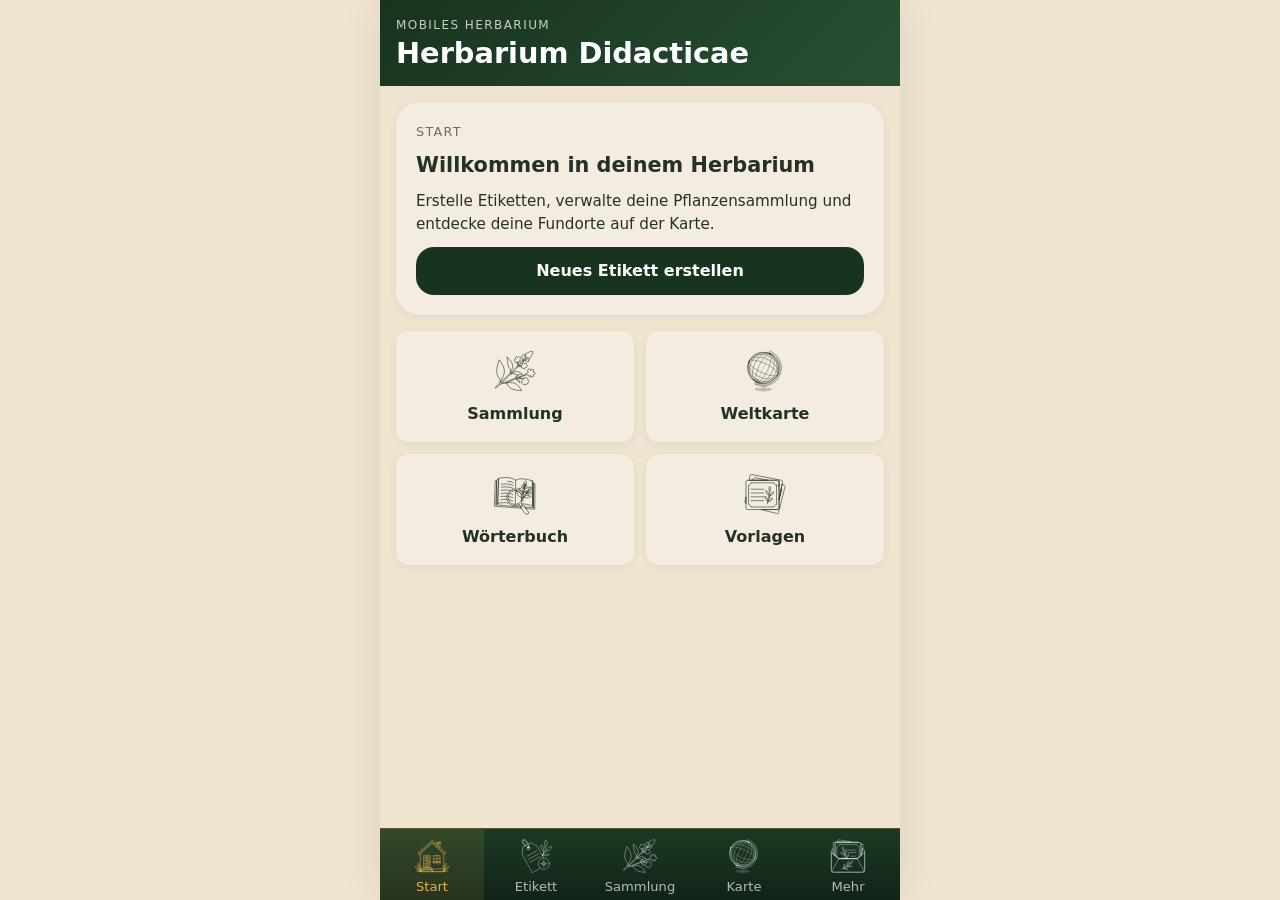
<file: index.html>
<!DOCTYPE html>
<html lang="de">
<head>
  <meta charset="UTF-8" />

  <meta name="viewport" content="width=device-width, initial-scale=1.0, viewport-fit=cover" />

  <title>Herbarium Didacticae</title>

  <link rel="stylesheet" href="css/base.css" />
  <link rel="stylesheet" href="css/layout.css" />
  <link rel="stylesheet" href="css/navigation.css" />

  <link rel="manifest" href="manifest.json">
  <meta name="theme-color" content="#18331F">

  <script src="js/app.js" defer></script>
  <script src="js/navigation.js" defer></script>
</head>

<body>
  <div class="app-shell">

    <header class="app-header">
      <div>
        <p class="app-kicker">Mobiles Herbarium</p>
        <h1>Herbarium Didacticae</h1>
      </div>
    </header>

    <main class="app-content">
      <section class="welcome-card">
        <p class="section-label">Start</p>
        <h2>Willkommen in deinem Herbarium</h2>
        <p>
          Erstelle Etiketten, verwalte deine Pflanzensammlung und entdecke deine Fundorte auf der Karte.
        </p>

        <a class="primary-action" href="pages/label-create.html">
          Neues Etikett erstellen
        </a>
      </section>

      <section class="quick-grid">
        <a class="quick-card" href="pages/collection.html">
          <span class="quick-icon">
            <svg><use href="../assets/icons/sprite.svg#icon-book"></use></svg>
          </span>
          <span>Sammlung</span>
        </a>

        <a class="quick-card" href="pages/map.html">
          <span class="quick-icon">
              <svg><use href="../assets/icons/sprite.svg#icon-map"></use></svg>
          </span>
          <span>Weltkarte</span>
        </a>

        <a class="quick-card" href="pages/dictionary.html">
          <span class="quick-icon">
            <svg><use href="../assets/icons/sprite.svg#icon-gps"></use></svg>
          </span>
          <span>Wörterbuch</span>
        </a>

        <a class="quick-card" href="pages/templates.html">
          <span class="quick-icon">
            <svg><use href="../assets/icons/sprite.svg#icon-label"></use></svg>
          </span>
          <span>Vorlagen</span>
        </a>
      </section>
    </main>

    <div id="bottomnav-root"></div>

  </div>
</body>
</html>
</file>
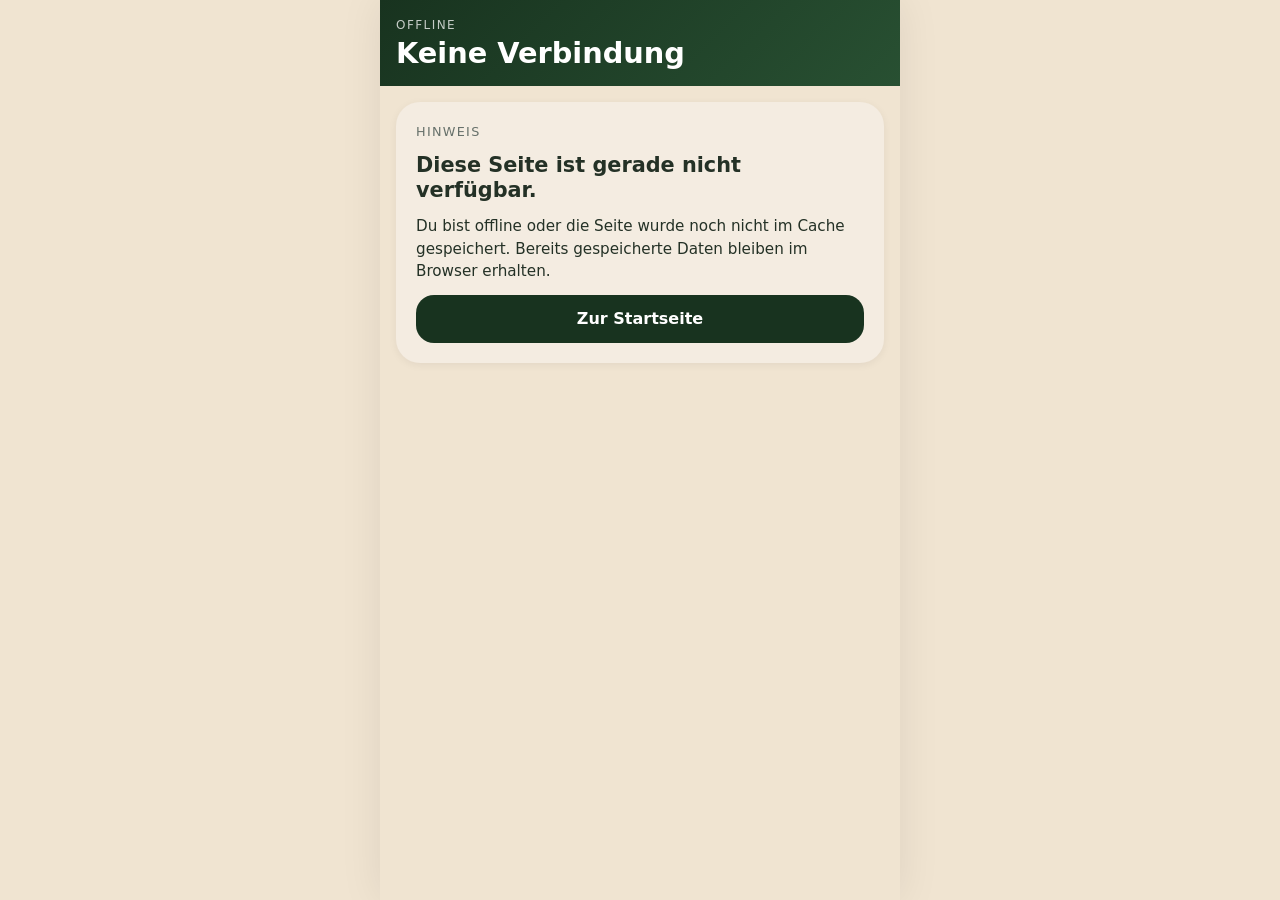
<file: offline.html>
<!DOCTYPE html>
<html lang="de">
<head>
    <meta charset="UTF-8">
    <meta name="viewport"
          content="width=device-width, initial-scale=1.0, viewport-fit=cover">

    <title>Offline | Herbarium Didacticae</title>

    <link rel="stylesheet" href="css/base.css">
    <link rel="stylesheet" href="css/layout.css">
</head>

<body>
<div class="app-shell">

    <header class="app-header">
        <div>
            <p class="app-kicker">Offline</p>
            <h1>Keine Verbindung</h1>
        </div>
    </header>

    <main class="app-content">
        <section class="welcome-card">
            <p class="section-label">Hinweis</p>
            <h2>Diese Seite ist gerade nicht verfügbar.</h2>
            <p>
                Du bist offline oder die Seite wurde noch nicht im Cache gespeichert.
                Bereits gespeicherte Daten bleiben im Browser erhalten.
            </p>

            <a class="primary-action" href="index.html">
                Zur Startseite
            </a>
        </section>
    </main>

</div>
</body>
</html>
</file>
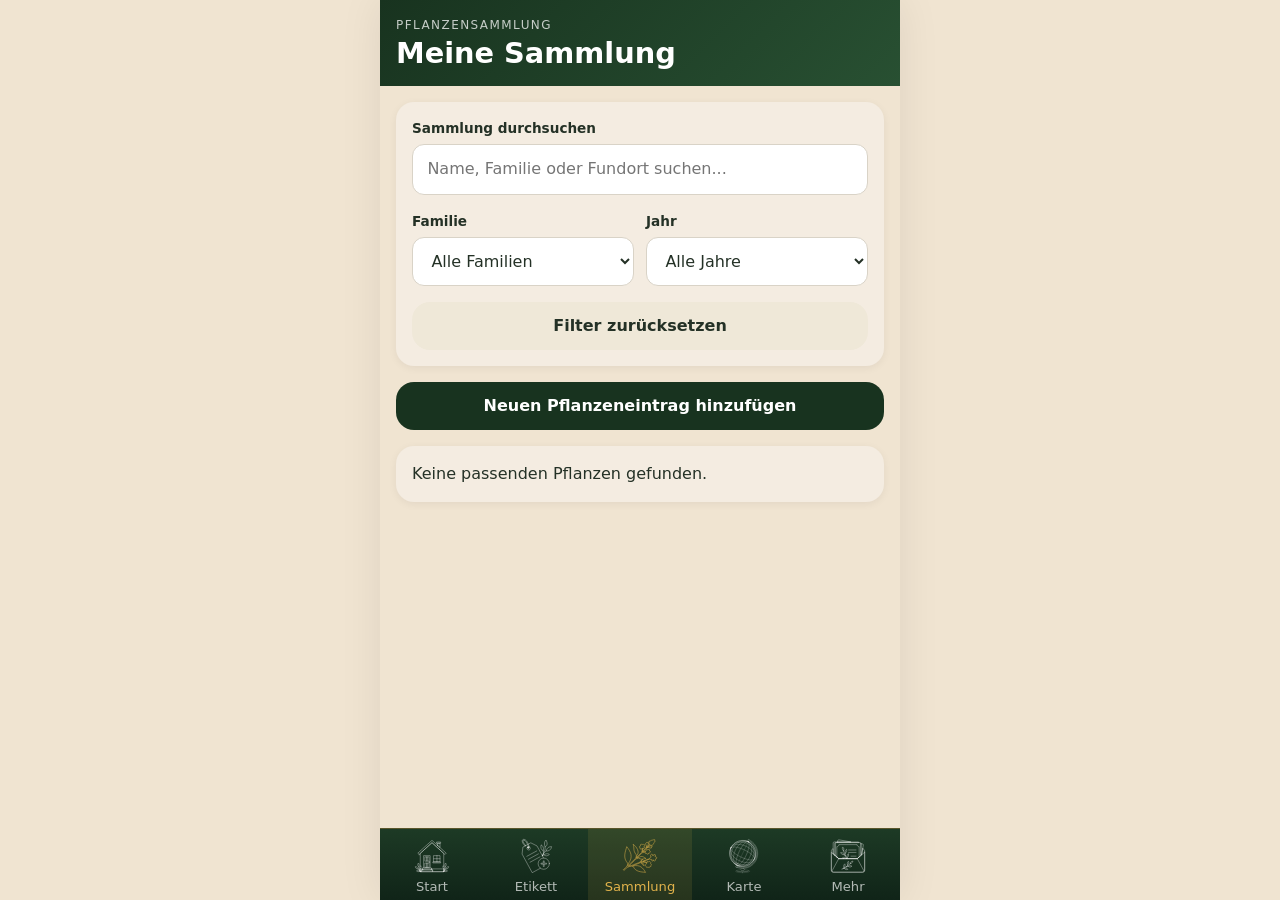
<file: pages/collection.html>
<!DOCTYPE html>
<html lang="de">
<head>
    <meta charset="UTF-8">
    <meta name="viewport"
          content="width=device-width, initial-scale=1.0, viewport-fit=cover">

    <title>Sammlung | Herbarium Didacticae</title>

    <link rel="stylesheet" href="../css/base.css">
    <link rel="stylesheet" href="../css/layout.css">
    <link rel="stylesheet" href="../css/navigation.css">
    <link rel="stylesheet" href="../css/forms.css">

<link rel="manifest" href="../manifest.json">
<meta name="theme-color" content="#18331F">

    <script src="../js/app.js" defer></script>
    <script src="../js/navigation.js" defer></script>
</head>

<body>

<div class="app-shell">

    <header class="app-header">
        <div>
            <p class="app-kicker">Pflanzensammlung</p>
            <h1>Meine Sammlung</h1>
        </div>
    </header>

    <main class="app-content">

<section class="card collection-filters">

    <label class="form-field">
        <span>Sammlung durchsuchen</span>
        <input 
            type="search" 
            id="collectionSearch"
            placeholder="Name, Familie oder Fundort suchen..."
        >
    </label>

    <div class="form-grid-2">

        <label class="form-field">
            <span>Familie</span>
            <select id="familyFilter">
                <option value="">Alle Familien</option>
            </select>
        </label>

        <label class="form-field">
            <span>Jahr</span>
            <select id="yearFilter">
                <option value="">Alle Jahre</option>
            </select>
        </label>

    </div>

    <button class="secondary-action" type="button" id="resetFilters">
        Filter zurücksetzen
    </button>

</section>

        <a class="primary-action" href="specimen-create.html">
            Neuen Pflanzeneintrag hinzufügen
        </a>

        <section id="specimenList"></section>

    </main>

    <div id="bottomnav-root"></div>

</div>

</body>
</html>
</file>
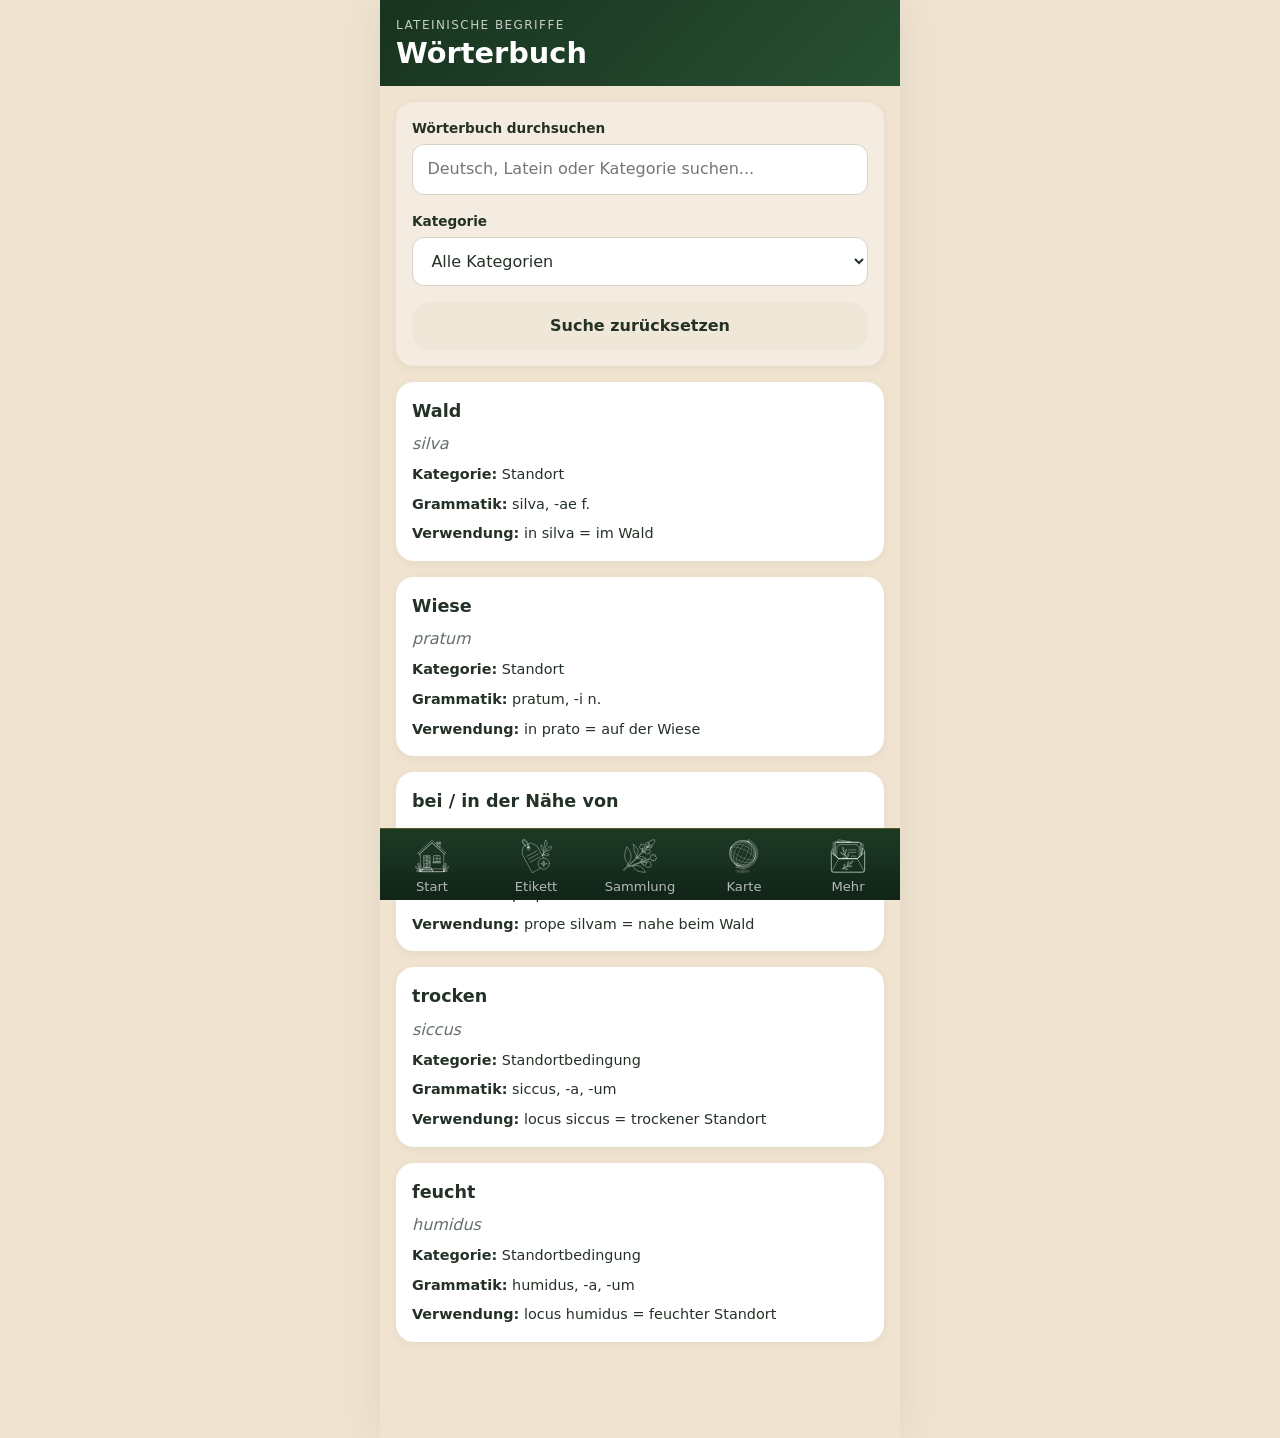
<file: pages/dictionary.html>
<!DOCTYPE html>
<html lang="de">
<head>
    <meta charset="UTF-8">
    <meta name="viewport"
          content="width=device-width, initial-scale=1.0, viewport-fit=cover">

    <title>Wörterbuch | Herbarium Didacticae</title>

    <link rel="stylesheet" href="../css/base.css">
    <link rel="stylesheet" href="../css/layout.css">
    <link rel="stylesheet" href="../css/navigation.css">
    <link rel="stylesheet" href="../css/forms.css">

<link rel="manifest" href="../manifest.json">
<meta name="theme-color" content="#18331F">

    <script src="../js/app.js" defer></script>
    <script src="../js/navigation.js" defer></script>
</head>

<body>

<div class="app-shell">

    <header class="app-header">
        <div>
            <p class="app-kicker">Lateinische Begriffe</p>
            <h1>Wörterbuch</h1>
        </div>
    </header>

    <main class="app-content">

        <section class="card collection-filters">
            <label class="form-field">
                <span>Wörterbuch durchsuchen</span>
                <input
                    type="search"
                    id="dictionarySearch"
                    placeholder="Deutsch, Latein oder Kategorie suchen..."
                >
            </label>

            <label class="form-field">
                <span>Kategorie</span>
                <select id="dictionaryCategory">
                    <option value="">Alle Kategorien</option>
                </select>
            </label>

            <button class="secondary-action" type="button" id="resetDictionaryFilters">
                Suche zurücksetzen
            </button>
        </section>

        <section id="dictionaryList"></section>

    </main>

    <div id="bottomnav-root"></div>

</div>

</body>
</html>
</file>
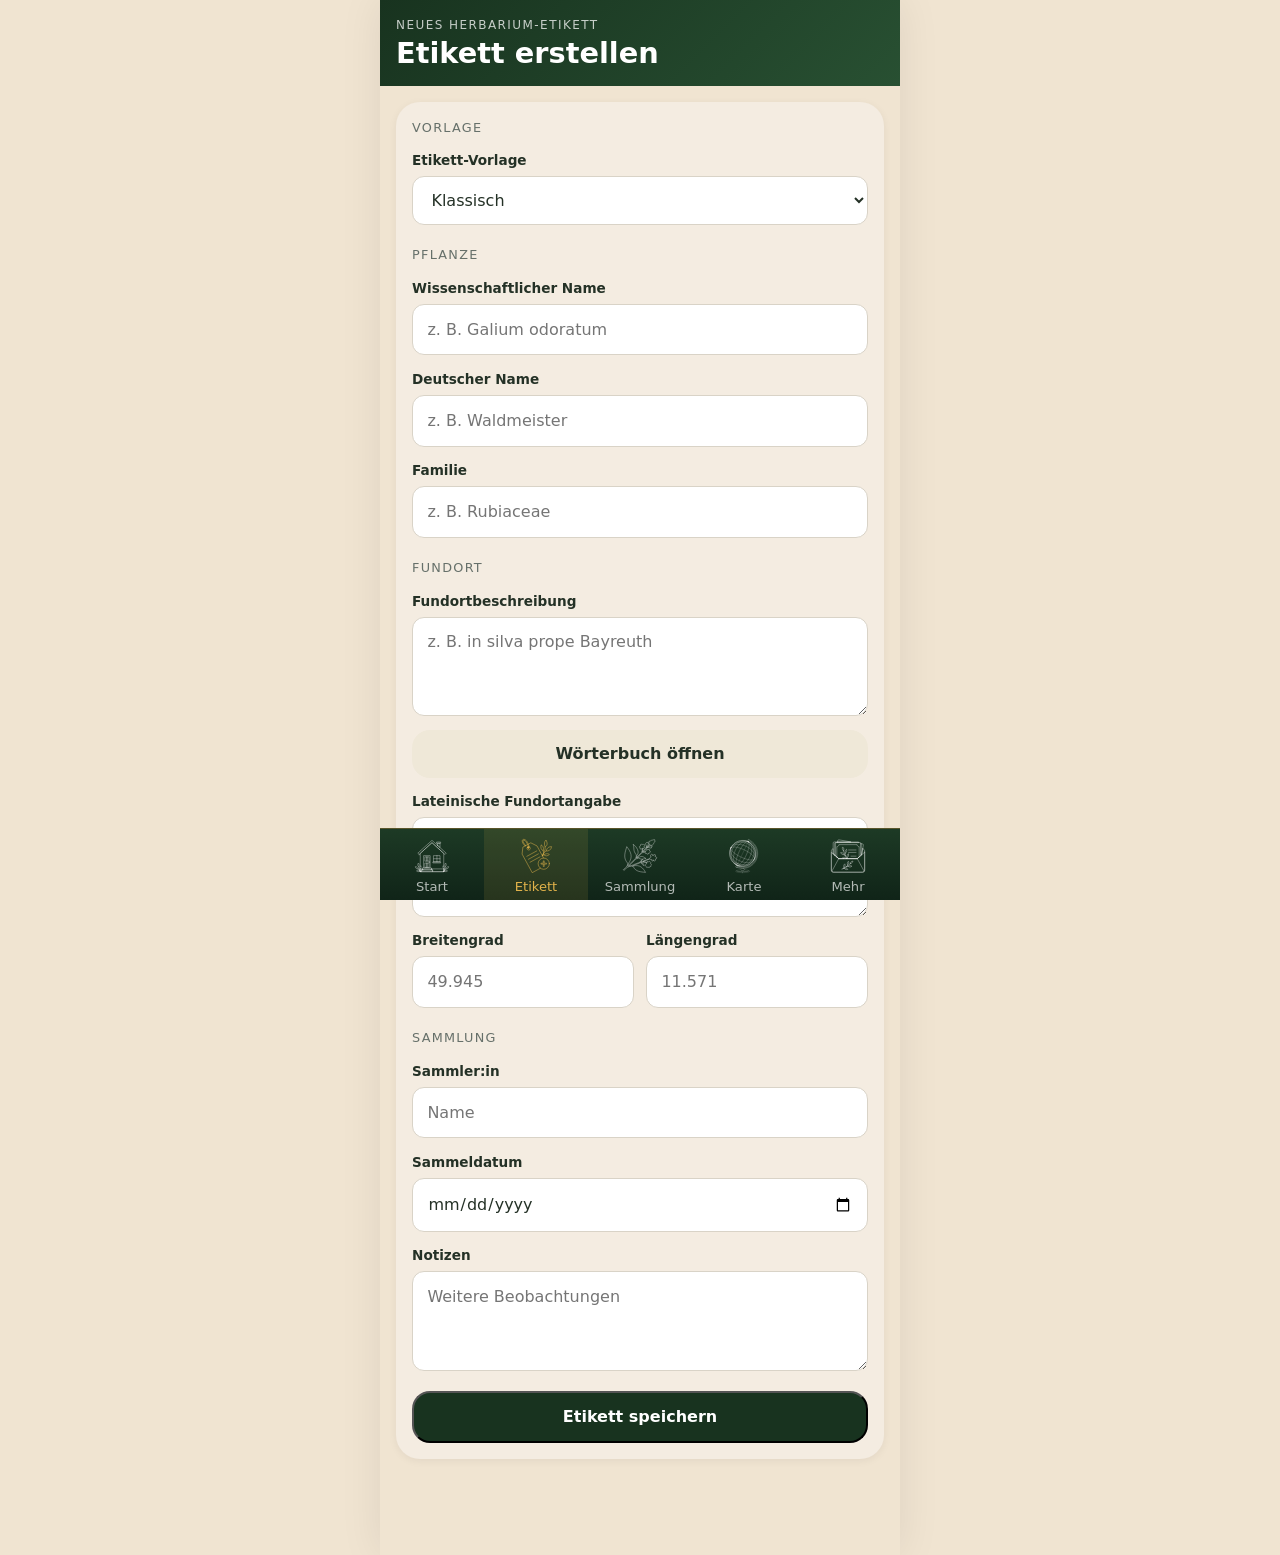
<file: pages/label-create.html>
<!DOCTYPE html>
<html lang="de">
<head>
  <meta charset="UTF-8" />
  <meta name="viewport" content="width=device-width, initial-scale=1.0, viewport-fit=cover" />

  <title>Etikett erstellen | Herbarium Didacticae</title>

<link rel="stylesheet" href="../css/base.css" />
<link rel="stylesheet" href="../css/layout.css" />
<link rel="stylesheet" href="../css/navigation.css" />
<link rel="stylesheet" href="../css/forms.css" />


<link rel="manifest" href="../manifest.json">
<meta name="theme-color" content="#18331F">

  <script src="../js/app.js" defer></script>
  <script src="../js/navigation.js" defer></script>
</head>

<body>
  <div class="app-shell">

    <header class="app-header">
      <div>
        <p class="app-kicker">Neues Herbarium-Etikett</p>
        <h1>Etikett erstellen</h1>
      </div>
    </header>

    <main class="app-content">

      <form class="form-card" id="labelForm">

        <section class="form-section">
    <p class="section-label">Vorlage</p>

    <label class="form-field">
        <span>Etikett-Vorlage</span>
        <select name="templateId" id="labelTemplateSelect">
            <option value="classic">Klassisch</option>
            <option value="compact">Kompakt</option>
            <option value="didactic">Didaktisch</option>
        </select>
    </label>
</section>

        <section class="form-section">
          <p class="section-label">Pflanze</p>

          <label class="form-field">
            <span>Wissenschaftlicher Name</span>
            <input type="text" name="scientificName" placeholder="z. B. Galium odoratum" required>
          </label>

          <label class="form-field">
            <span>Deutscher Name</span>
            <input type="text" name="germanName" placeholder="z. B. Waldmeister">
          </label>

          <label class="form-field">
            <span>Familie</span>
            <input type="text" name="family" placeholder="z. B. Rubiaceae">
          </label>
        </section>

        <section class="form-section">
          <p class="section-label">Fundort</p>

<label class="form-field">
    <span>Fundortbeschreibung</span>
    <textarea
        name="location"
        rows="3"
        placeholder="z. B. in silva prope Bayreuth"
    ></textarea>
</label>

<button class="secondary-action" type="button" id="openDictionaryOverlay">
    Wörterbuch öffnen
</button>

<label class="form-field">
    <span>Lateinische Fundortangabe</span>
    <textarea
        name="latinLocation"
        rows="3"
        placeholder="z. B. in silva prope Bayreuth"
    ></textarea>
</label>

          <div class="form-grid-2">
            <label class="form-field">
              <span>Breitengrad</span>
              <input type="number" step="any" name="latitude" placeholder="49.945">
            </label>

            <label class="form-field">
              <span>Längengrad</span>
              <input type="number" step="any" name="longitude" placeholder="11.571">
            </label>
          </div>
        </section>

        <section class="form-section">
          <p class="section-label">Sammlung</p>

          <label class="form-field">
            <span>Sammler:in</span>
            <input type="text" name="collector" placeholder="Name">
          </label>

          <label class="form-field">
            <span>Sammeldatum</span>
            <input type="date" name="collectionDate">
          </label>

          <label class="form-field">
            <span>Notizen</span>
            <textarea name="notes" rows="3" placeholder="Weitere Beobachtungen"></textarea>
          </label>
        </section>

        <button class="primary-action" type="submit">
          Etikett speichern
        </button>

      </form>

      <section class="overlay" id="dictionaryOverlay" hidden>
    <div class="overlay-panel">

        <div class="overlay-header">
            <h2>Wörterbuch</h2>

            <button class="icon-button" type="button" id="closeDictionaryOverlay">
                ×
            </button>
        </div>

        <label class="form-field">
            <span>Begriff suchen</span>
            <input
                type="search"
                id="dictionaryOverlaySearch"
                placeholder="Deutsch oder Latein suchen..."
            >
        </label>

        <div id="dictionaryOverlayList"></div>

    </div>
</section>

    </main>

    <div id="bottomnav-root"></div>

  </div>
</body>
</html>
</file>
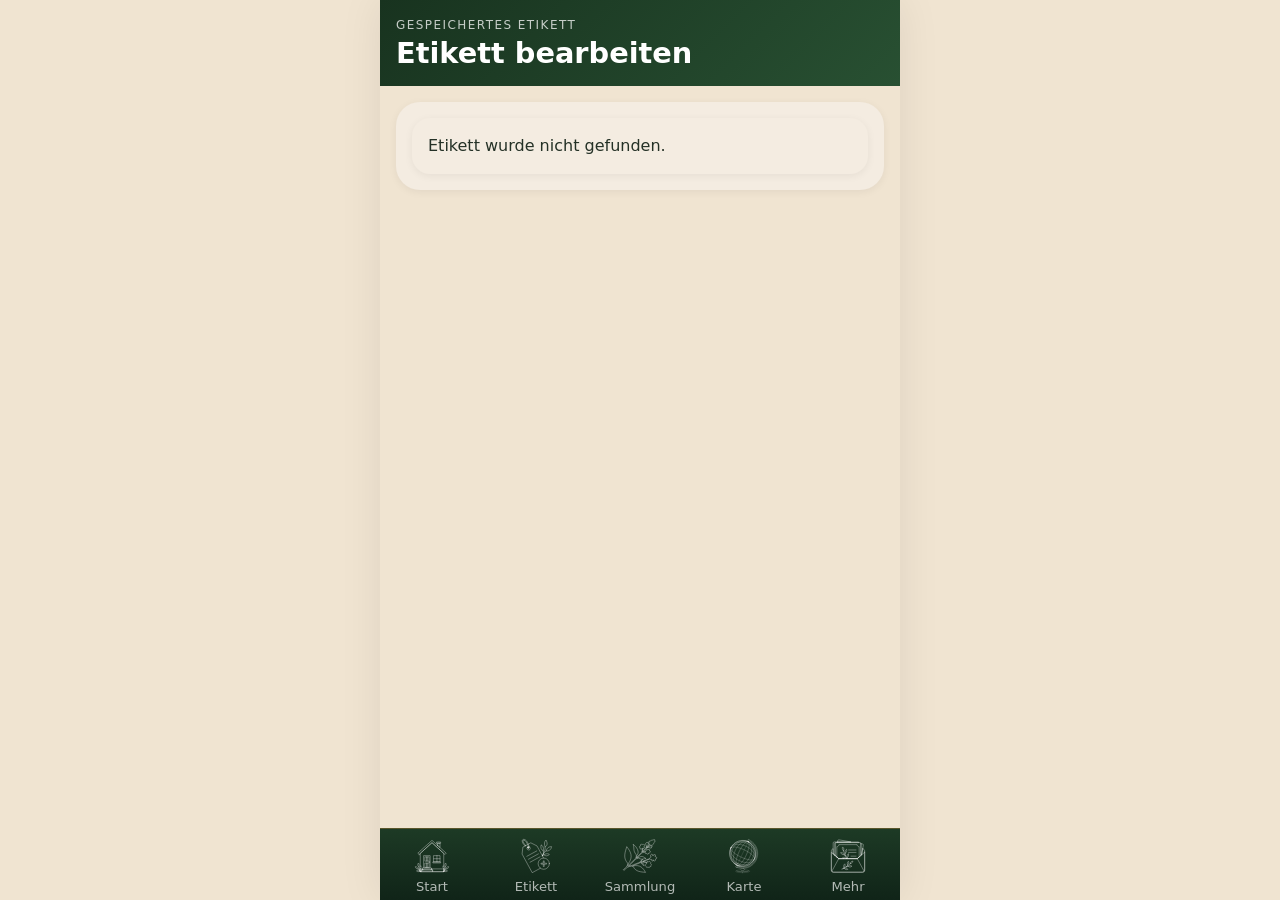
<file: pages/label-edit.html>
<!DOCTYPE html>
<html lang="de">
<head>
    <meta charset="UTF-8">
    <meta name="viewport"
          content="width=device-width, initial-scale=1.0, viewport-fit=cover">

    <title>Etikett bearbeiten | Herbarium Didacticae</title>

    <link rel="stylesheet" href="../css/base.css">
    <link rel="stylesheet" href="../css/layout.css">
    <link rel="stylesheet" href="../css/navigation.css">
    <link rel="stylesheet" href="../css/forms.css">

    <link rel="manifest" href="../manifest.json">
<meta name="theme-color" content="#18331F">

    <script src="../js/app.js" defer></script>
    <script src="../js/navigation.js" defer></script>
</head>

<body>
<div class="app-shell">

    <header class="app-header">
        <div>
            <p class="app-kicker">Gespeichertes Etikett</p>
            <h1>Etikett bearbeiten</h1>
        </div>
    </header>

    <main class="app-content">

        <form class="form-card" id="labelEditForm">

            <section class="form-section">
    <p class="section-label">Vorlage</p>

    <label class="form-field">
        <span>Etikett-Vorlage</span>
        <select name="templateId">
            <option value="classic">Klassisch</option>
            <option value="compact">Kompakt</option>
            <option value="didactic">Didaktisch</option>
        </select>
    </label>
</section>

            <input type="hidden" name="id">

            <section class="form-section">
                <p class="section-label">Pflanze</p>

                <label class="form-field">
                    <span>Wissenschaftlicher Name</span>
                    <input type="text" name="scientificName" required>
                </label>

                <label class="form-field">
                    <span>Deutscher Name</span>
                    <input type="text" name="germanName">
                </label>

                <label class="form-field">
                    <span>Familie</span>
                    <input type="text" name="family">
                </label>
            </section>

            <section class="form-section">
                <p class="section-label">Fundort</p>

                <label class="form-field">
                    <span>Fundortbeschreibung</span>
                    <textarea name="location" rows="3"></textarea>
                </label>

                <label class="form-field">
                    <span>Lateinische Fundortangabe</span>
                    <textarea name="latinLocation" rows="3"></textarea>
                </label>

                <div class="form-grid-2">
                    <label class="form-field">
                        <span>Breitengrad</span>
                        <input type="number" step="any" name="latitude">
                    </label>

                    <label class="form-field">
                        <span>Längengrad</span>
                        <input type="number" step="any" name="longitude">
                    </label>
                </div>
            </section>

            <section class="form-section">
                <p class="section-label">Sammlung</p>

                <label class="form-field">
                    <span>Sammler:in</span>
                    <input type="text" name="collector">
                </label>

                <label class="form-field">
                    <span>Sammeldatum</span>
                    <input type="date" name="collectionDate">
                </label>

                <label class="form-field">
                    <span>Notizen</span>
                    <textarea name="notes" rows="3"></textarea>
                </label>
            </section>

            <button class="primary-action" type="submit">
                Änderungen speichern
            </button>

        </form>

    </main>

    <div id="bottomnav-root"></div>

</div>
</body>
</html>
</file>
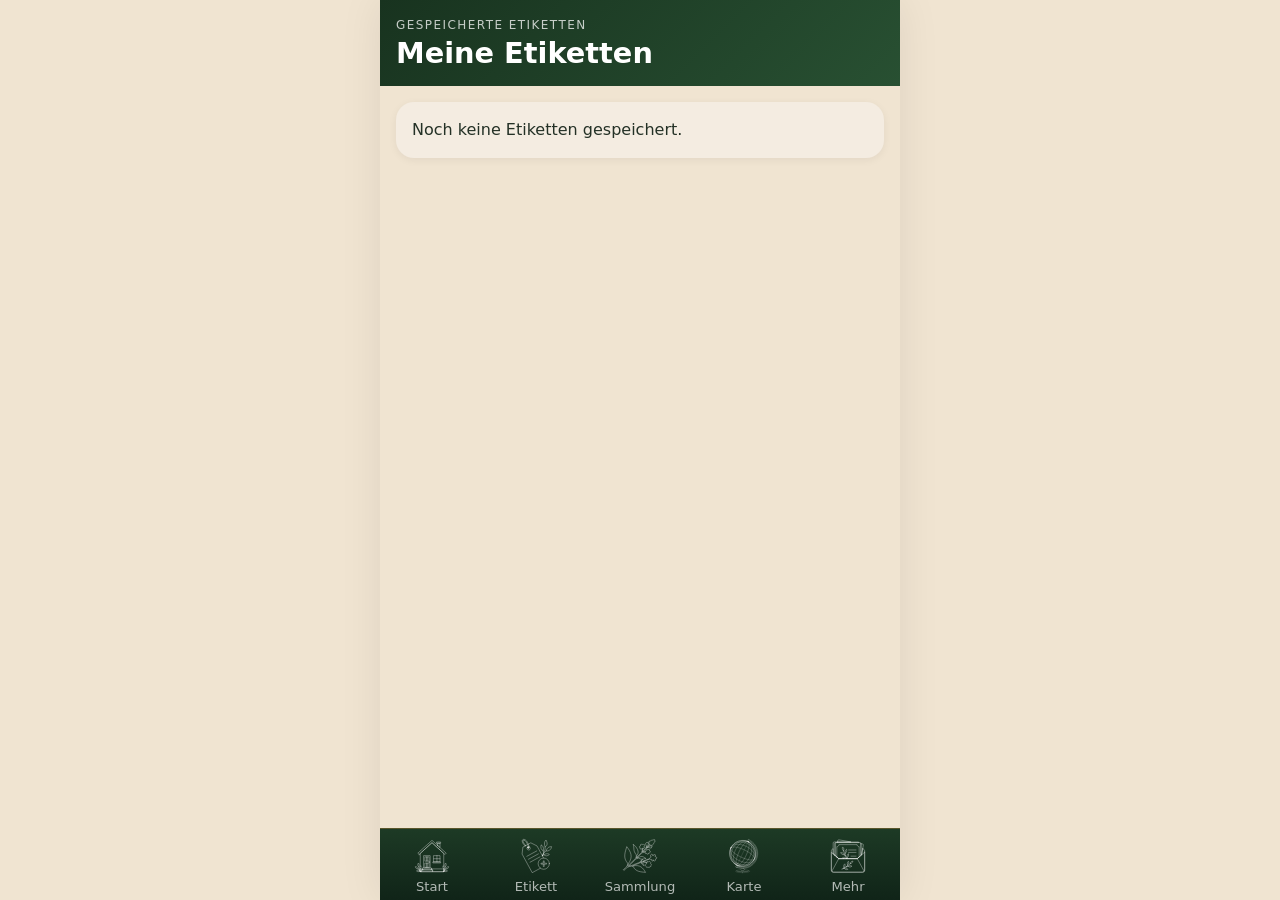
<file: pages/label-list.html>
<!DOCTYPE html>
<html lang="de">
<head>
    <meta charset="UTF-8">
    <meta name="viewport"
          content="width=device-width, initial-scale=1.0, viewport-fit=cover">

    <title>Meine Etiketten</title>

    <link rel="stylesheet" href="../css/base.css">
    <link rel="stylesheet" href="../css/layout.css">
    <link rel="stylesheet" href="../css/navigation.css">
    <link rel="stylesheet" href="../css/forms.css">


    <link rel="manifest" href="../manifest.json">
<meta name="theme-color" content="#18331F">

    <script src="../js/app.js" defer></script>
    <script src="../js/navigation.js" defer></script>
</head>

<body>

<div class="app-shell">

    <header class="app-header">
        <div>
            <p class="app-kicker">Gespeicherte Etiketten</p>
            <h1>Meine Etiketten</h1>
        </div>
    </header>

    <main class="app-content">

        <div id="labelList"></div>

    </main>

    <div id="bottomnav-root"></div>

</div>

</body>
</html>
</file>
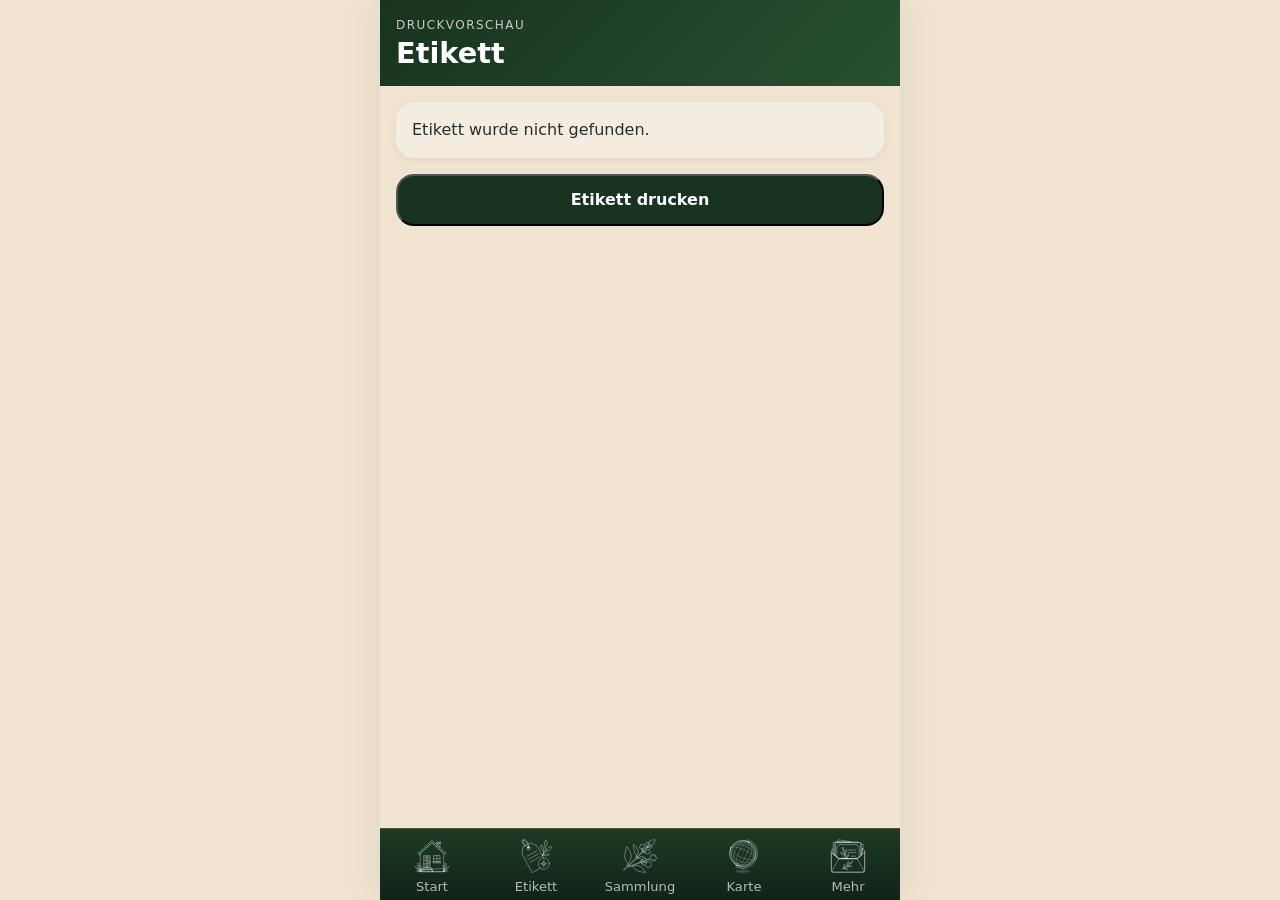
<file: pages/label-preview.html>
<!DOCTYPE html>
<html lang="de">
<head>
    <meta charset="UTF-8">
    <meta name="viewport"
          content="width=device-width, initial-scale=1.0, viewport-fit=cover">

    <title>Etikett Vorschau</title>

    <link rel="stylesheet" href="../css/base.css">
    <link rel="stylesheet" href="../css/layout.css">
    <link rel="stylesheet" href="../css/navigation.css">
    <link rel="stylesheet" href="../css/forms.css">
    <link rel="stylesheet" href="../css/print.css">


    <link rel="manifest" href="../manifest.json">
<meta name="theme-color" content="#18331F">

    <script src="../js/app.js" defer></script>
    <script src="../js/navigation.js" defer></script>
</head>

<body>

<div class="app-shell">

    <header class="app-header no-print">
        <div>
            <p class="app-kicker">Druckvorschau</p>
            <h1>Etikett</h1>
        </div>
    </header>

    <main class="app-content print-content">

        <section id="labelPreview"></section>

        <button class="primary-action no-print" type="button" onclick="window.print()">
            Etikett drucken
        </button>

    </main>

    <div class="no-print" id="bottomnav-root"></div>

</div>

</body>
</html>
</file>
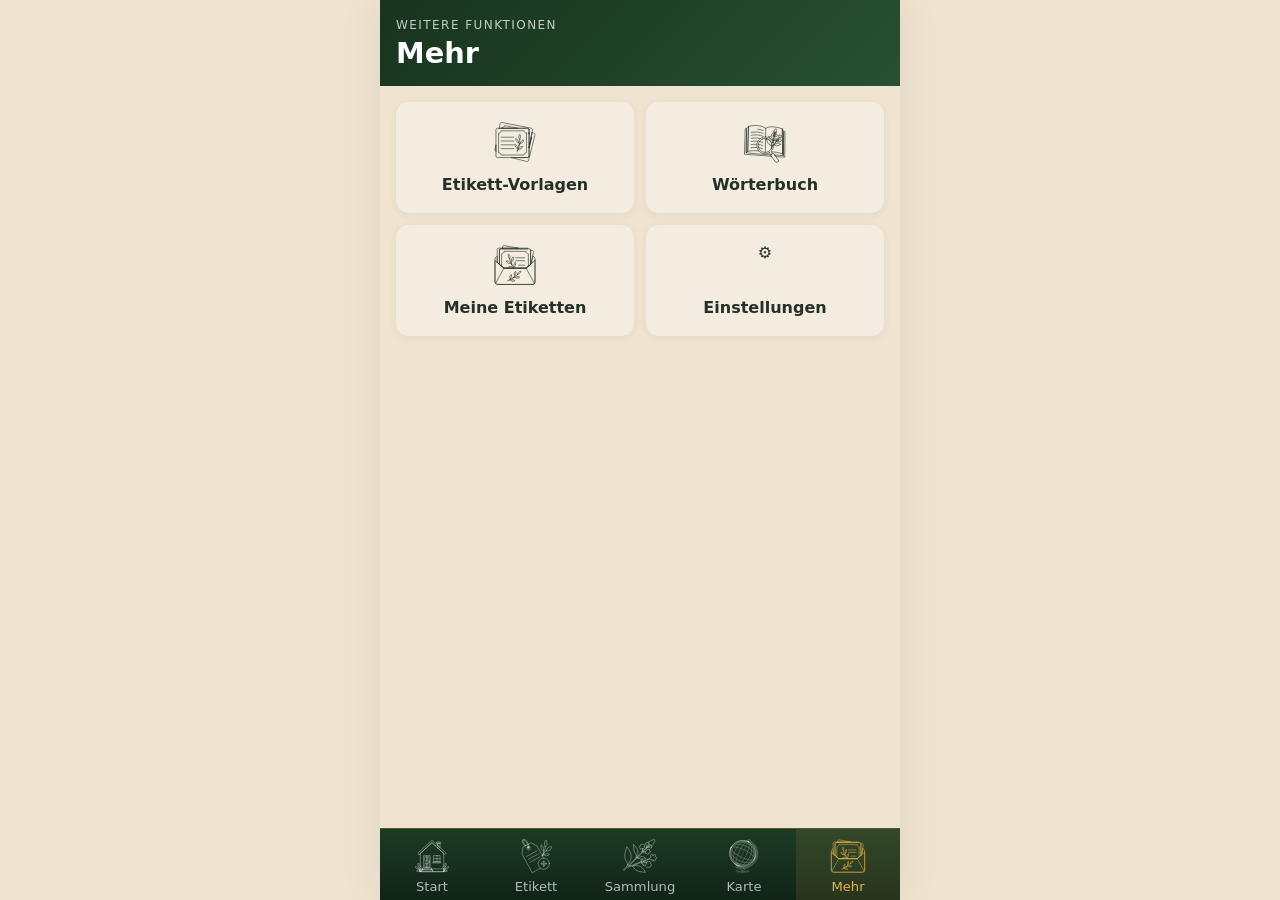
<file: pages/more.html>
<!DOCTYPE html>
<html lang="de">
<head>
  <meta charset="UTF-8" />
  <meta name="viewport" content="width=device-width, initial-scale=1.0, viewport-fit=cover" />

  <title>Mehr | Herbarium Didacticae</title>

  <link rel="stylesheet" href="../css/base.css" />
  <link rel="stylesheet" href="../css/layout.css" />
  <link rel="stylesheet" href="../css/navigation.css" />

  <link rel="manifest" href="../manifest.json">
<meta name="theme-color" content="#18331F">

  <script src="../js/app.js" defer></script>
  <script src="../js/navigation.js" defer></script>
</head>

<body>
  <div class="app-shell">

    <header class="app-header">
      <div>
        <p class="app-kicker">Weitere Funktionen</p>
        <h1>Mehr</h1>
      </div>
    </header>

    <main class="app-content">

      <section class="quick-grid">

        <a class="quick-card" href="templates.html">
          <span class="quick-icon">
              <svg><use href="../assets/icons/sprite.svg#icon-label"></use></svg>
          </span>
          <span>Etikett-Vorlagen</span>
        </a>

        <a class="quick-card" href="dictionary.html">
          <span class="quick-icon">
                      <span class="quick-icon"><svg><use href="../assets/icons/sprite.svg#icon-gps"></use></svgclass=></span>
          </span>
          <span>Wörterbuch</span>
        </a>

        <a class="quick-card" href="label-list.html">
          <span class="quick-icon"><svg><use href="../assets/icons/sprite.svg#icon-archive"></use></svgclass=></span>
          <span>Meine Etiketten</span>
        </a>

        <a class="quick-card" href="settings.html">
          <span class="quick-icon">⚙️</span>
          <span>Einstellungen</span>
        </a>

      </section>

    </main>

    <div id="bottomnav-root"></div>

  </div>
</body>
</html>
</file>
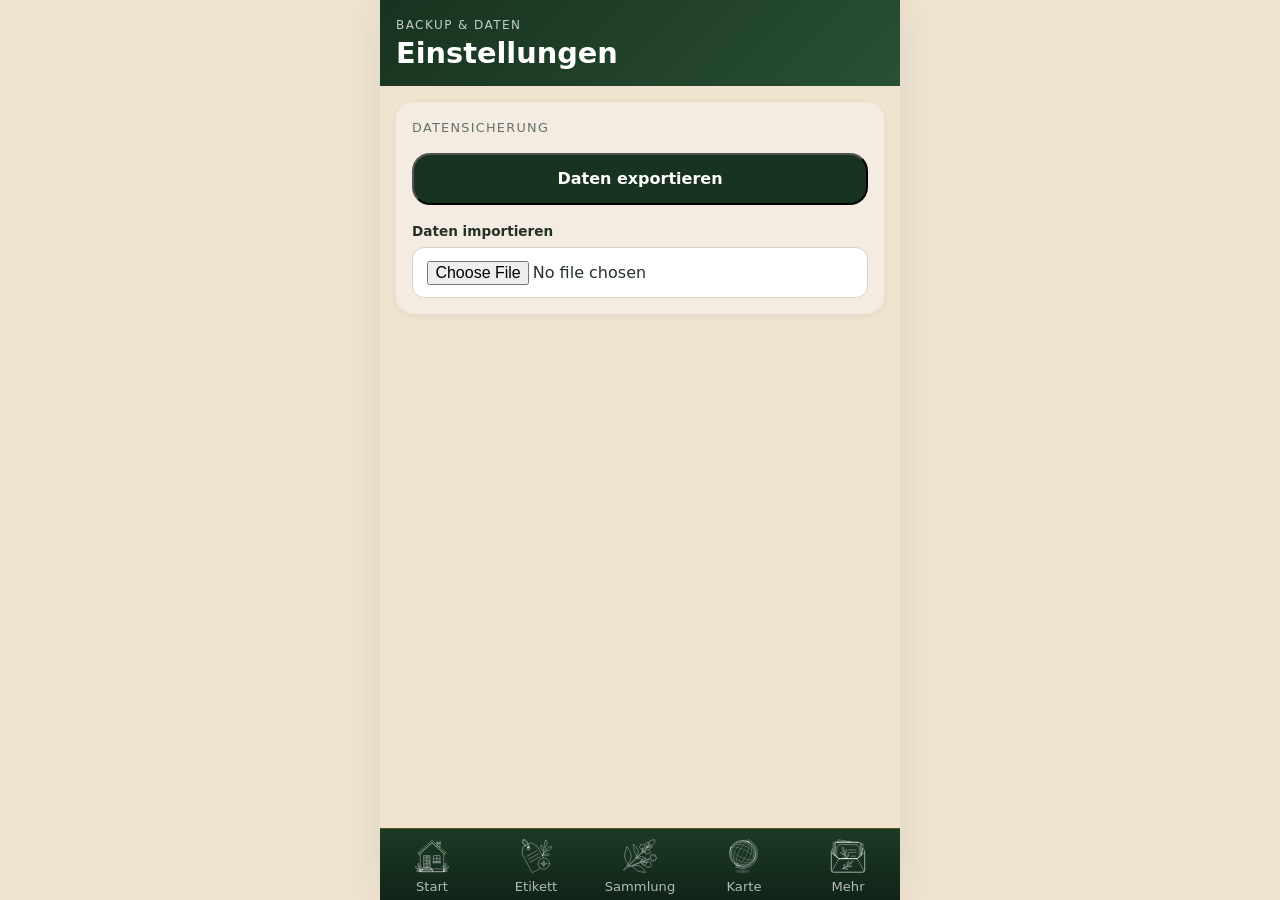
<file: pages/settings.html>
<!DOCTYPE html>
<html lang="de">
<head>
    <meta charset="UTF-8">
    <meta name="viewport"
          content="width=device-width, initial-scale=1.0, viewport-fit=cover">

    <title>Einstellungen | Herbarium Didacticae</title>

    <link rel="stylesheet" href="../css/base.css">
    <link rel="stylesheet" href="../css/layout.css">
    <link rel="stylesheet" href="../css/navigation.css">
    <link rel="stylesheet" href="../css/forms.css">

    <link rel="manifest" href="../manifest.json">
<meta name="theme-color" content="#18331F">

    <script src="../js/app.js" defer></script>
    <script src="../js/navigation.js" defer></script>
</head>

<body>
<div class="app-shell">

    <header class="app-header">
        <div>
            <p class="app-kicker">Backup & Daten</p>
            <h1>Einstellungen</h1>
        </div>
    </header>

    <main class="app-content">

        <section class="card collection-filters">
            <p class="section-label">Datensicherung</p>

            <button class="primary-action" type="button" id="exportDataButton">
                Daten exportieren
            </button>

            <label class="form-field">
                <span>Daten importieren</span>
                <input type="file" id="importDataInput" accept="application/json">
            </label>
        </section>

    </main>

    <div id="bottomnav-root"></div>

</div>
</body>
</html>
</file>
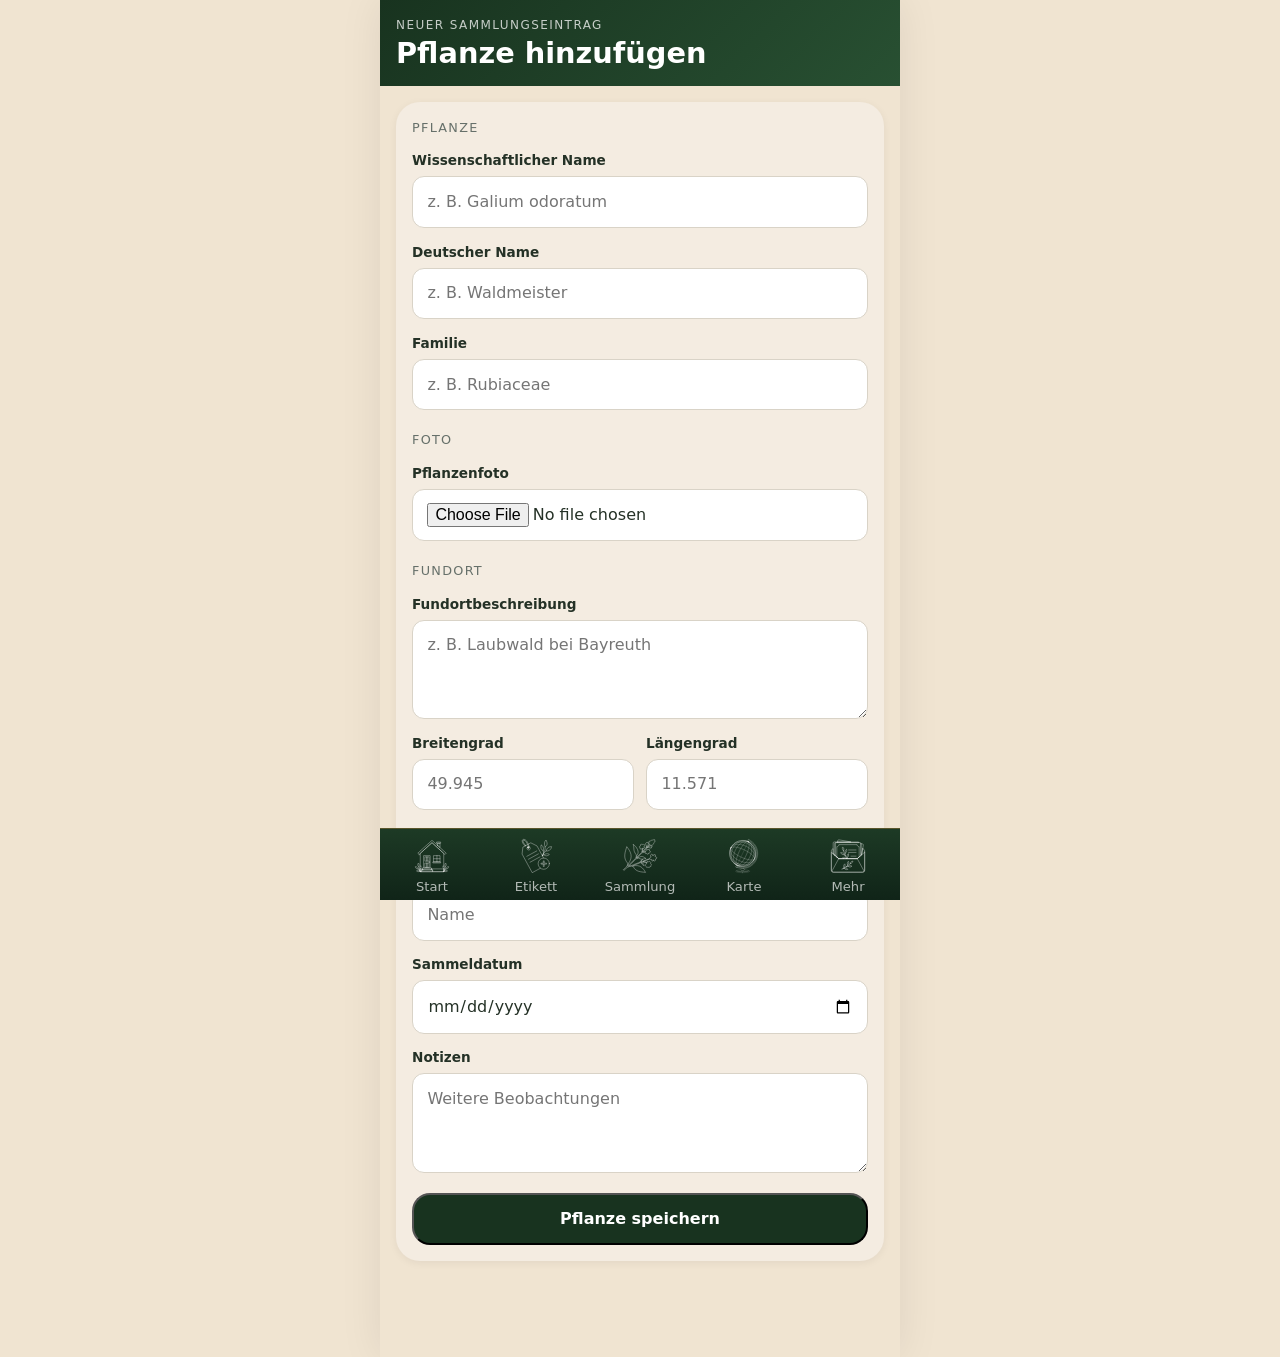
<file: pages/specimen-create.html>
<!DOCTYPE html>
<html lang="de">
<head>
    <meta charset="UTF-8">
    <meta name="viewport"
          content="width=device-width, initial-scale=1.0, viewport-fit=cover">

    <title>Pflanze hinzufügen | Herbarium Didacticae</title>

    <link rel="stylesheet" href="../css/base.css">
    <link rel="stylesheet" href="../css/layout.css">
    <link rel="stylesheet" href="../css/navigation.css">
    <link rel="stylesheet" href="../css/forms.css">


    <link rel="manifest" href="../manifest.json">
<meta name="theme-color" content="#18331F">

    <script src="../js/app.js" defer></script>
    <script src="../js/navigation.js" defer></script>
</head>

<body>

<div class="app-shell">

    <header class="app-header">
        <div>
            <p class="app-kicker">Neuer Sammlungseintrag</p>
            <h1>Pflanze hinzufügen</h1>
        </div>
    </header>

    <main class="app-content">

        <form class="form-card" id="specimenForm">

            <section class="form-section">
                <p class="section-label">Pflanze</p>

                <label class="form-field">
                    <span>Wissenschaftlicher Name</span>
                    <input type="text" name="scientificName" placeholder="z. B. Galium odoratum" required>
                </label>

                <label class="form-field">
                    <span>Deutscher Name</span>
                    <input type="text" name="germanName" placeholder="z. B. Waldmeister">
                </label>

                <label class="form-field">
                    <span>Familie</span>
                    <input type="text" name="family" placeholder="z. B. Rubiaceae">
                </label>
            </section>

            <section class="form-section">
                <p class="section-label">Foto</p>

                <label class="form-field">
                    <span>Pflanzenfoto</span>
                    <input type="file" name="image" accept="image/*">
                </label>

                <img id="imagePreview" class="image-preview" alt="">
            </section>

            <section class="form-section">
                <p class="section-label">Fundort</p>

                <label class="form-field">
                    <span>Fundortbeschreibung</span>
                    <textarea name="location" rows="3" placeholder="z. B. Laubwald bei Bayreuth"></textarea>
                </label>

                <div class="form-grid-2">
                    <label class="form-field">
                        <span>Breitengrad</span>
                        <input type="number" step="any" name="latitude" placeholder="49.945">
                    </label>

                    <label class="form-field">
                        <span>Längengrad</span>
                        <input type="number" step="any" name="longitude" placeholder="11.571">
                    </label>
                </div>
            </section>

            <section class="form-section">
                <p class="section-label">Sammlung</p>

                <label class="form-field">
                    <span>Sammler:in</span>
                    <input type="text" name="collector" placeholder="Name">
                </label>

                <label class="form-field">
                    <span>Sammeldatum</span>
                    <input type="date" name="collectionDate">
                </label>

                <label class="form-field">
                    <span>Notizen</span>
                    <textarea name="notes" rows="3" placeholder="Weitere Beobachtungen"></textarea>
                </label>
            </section>

            <button class="primary-action" type="submit">
                Pflanze speichern
            </button>

        </form>

    </main>

    <div id="bottomnav-root"></div>

</div>

</body>
</html>
</file>
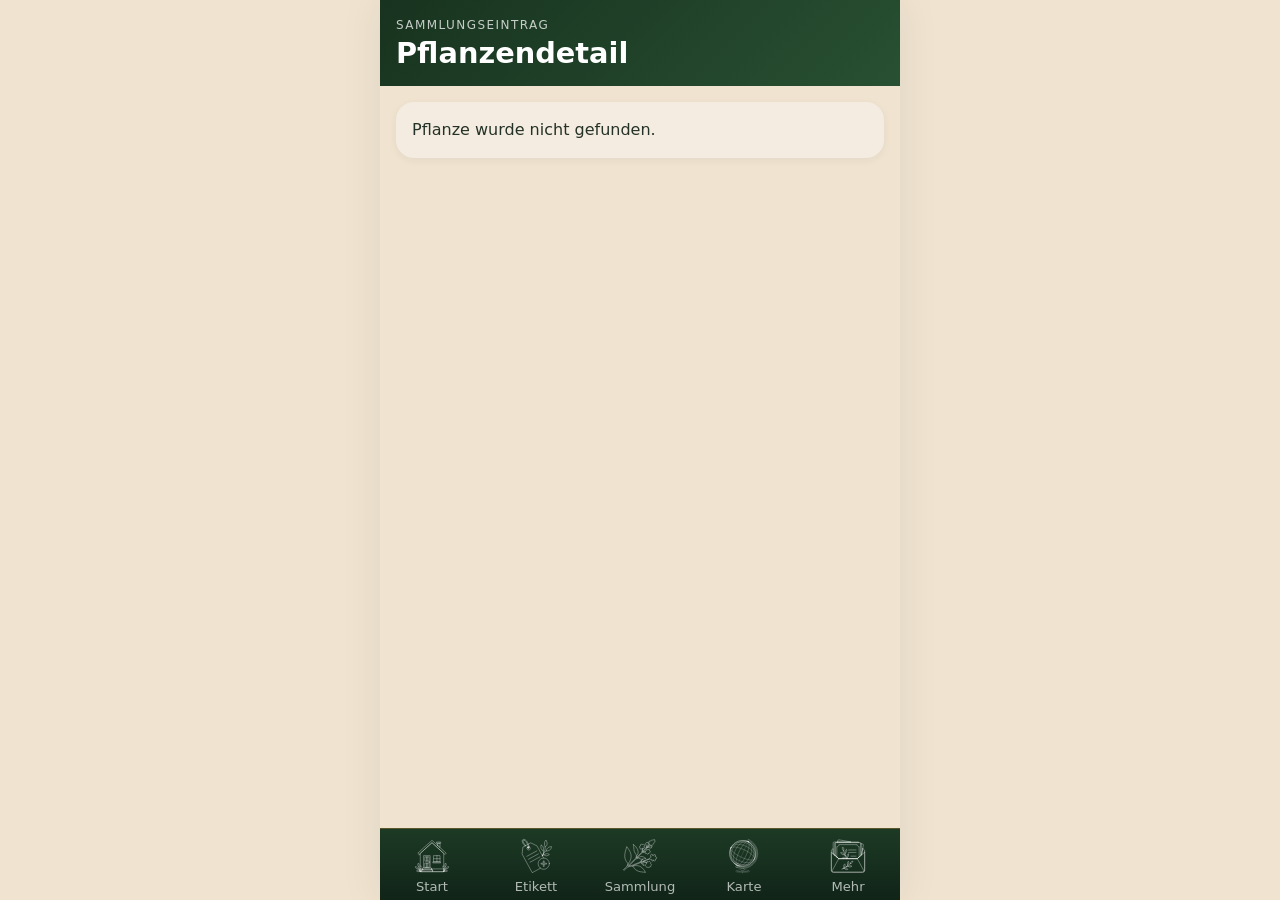
<file: pages/specimen-detail.html>
<!DOCTYPE html>
<html lang="de">
<head>
    <meta charset="UTF-8">
    <meta name="viewport"
          content="width=device-width, initial-scale=1.0, viewport-fit=cover">

    <title>Pflanzendetail | Herbarium Didacticae</title>

    <link rel="stylesheet" href="../css/base.css">
    <link rel="stylesheet" href="../css/layout.css">
    <link rel="stylesheet" href="../css/navigation.css">
    <link rel="stylesheet" href="../css/forms.css">

    <link rel="manifest" href="../manifest.json">
<meta name="theme-color" content="#18331F">


    <script src="../js/app.js" defer></script>
    <script src="../js/navigation.js" defer></script>
</head>

<body>

<div class="app-shell">

    <header class="app-header">
        <div>
            <p class="app-kicker">Sammlungseintrag</p>
            <h1>Pflanzendetail</h1>
        </div>
    </header>

    <main class="app-content">

        <section id="specimenDetail"></section>

    </main>

    <div id="bottomnav-root"></div>

</div>

</body>
</html>
</file>
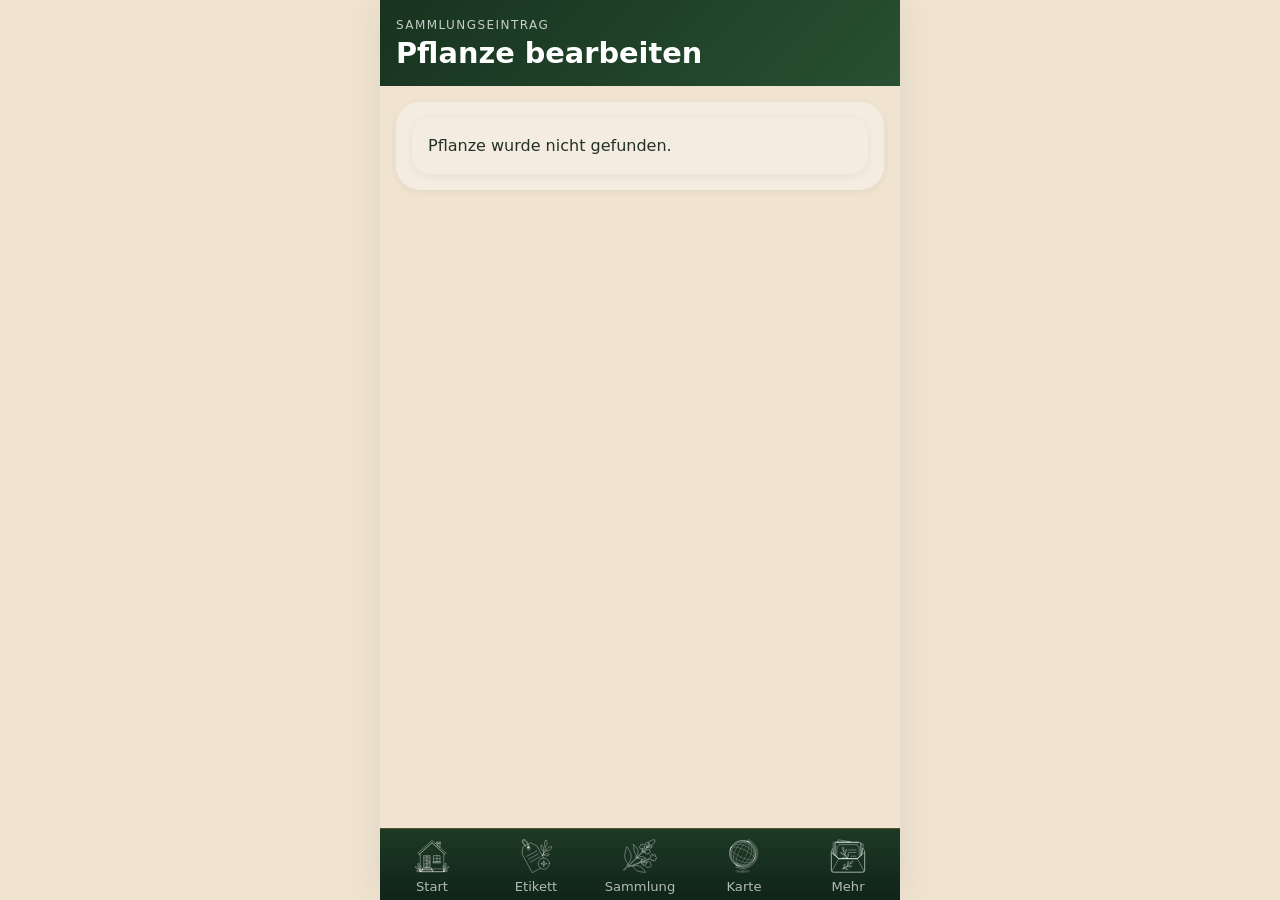
<file: pages/specimen-edit.html>
<!DOCTYPE html>
<html lang="de">
<head>
    <meta charset="UTF-8">
    <meta name="viewport"
          content="width=device-width, initial-scale=1.0, viewport-fit=cover">

    <title>Pflanze bearbeiten | Herbarium Didacticae</title>

    <link rel="stylesheet" href="../css/base.css">
    <link rel="stylesheet" href="../css/layout.css">
    <link rel="stylesheet" href="../css/navigation.css">
    <link rel="stylesheet" href="../css/forms.css">

<link rel="manifest" href="../manifest.json">
<meta name="theme-color" content="#18331F">

    <script src="../js/app.js" defer></script>
    <script src="../js/navigation.js" defer></script>
</head>

<body>

<div class="app-shell">

    <header class="app-header">
        <div>
            <p class="app-kicker">Sammlungseintrag</p>
            <h1>Pflanze bearbeiten</h1>
        </div>
    </header>

    <main class="app-content">

        <form class="form-card" id="specimenEditForm">

            <input type="hidden" name="id">

            <section class="form-section">
                <p class="section-label">Pflanze</p>

                <label class="form-field">
                    <span>Wissenschaftlicher Name</span>
                    <input type="text" name="scientificName" required>
                </label>

                <label class="form-field">
                    <span>Deutscher Name</span>
                    <input type="text" name="germanName">
                </label>

                <label class="form-field">
                    <span>Familie</span>
                    <input type="text" name="family">
                </label>
            </section>

            <section class="form-section">
    <p class="section-label">Foto</p>

    <img id="currentImagePreview" class="image-preview" alt="Aktuelles Pflanzenfoto">

    <label class="form-field">
        <span>Neues Foto auswählen</span>
        <input type="file" name="image" accept="image/*">
    </label>

    <img id="imagePreview" class="image-preview" alt="">
</section>

            <section class="form-section">
                <p class="section-label">Fundort</p>

                <label class="form-field">
                    <span>Fundortbeschreibung</span>
                    <textarea name="location" rows="3"></textarea>
                </label>

                <div class="form-grid-2">
                    <label class="form-field">
                        <span>Breitengrad</span>
                        <input type="number" step="any" name="latitude">
                    </label>

                    <label class="form-field">
                        <span>Längengrad</span>
                        <input type="number" step="any" name="longitude">
                    </label>
                </div>
            </section>

            <section class="form-section">
                <p class="section-label">Sammlung</p>

                <label class="form-field">
                    <span>Sammler:in</span>
                    <input type="text" name="collector">
                </label>

                <label class="form-field">
                    <span>Sammeldatum</span>
                    <input type="date" name="collectionDate">
                </label>

                <label class="form-field">
                    <span>Notizen</span>
                    <textarea name="notes" rows="3"></textarea>
                </label>
            </section>

            <button class="primary-action" type="submit">
                Änderungen speichern
            </button>

        </form>

    </main>

    <div id="bottomnav-root"></div>

</div>

</body>
</html>
</file>
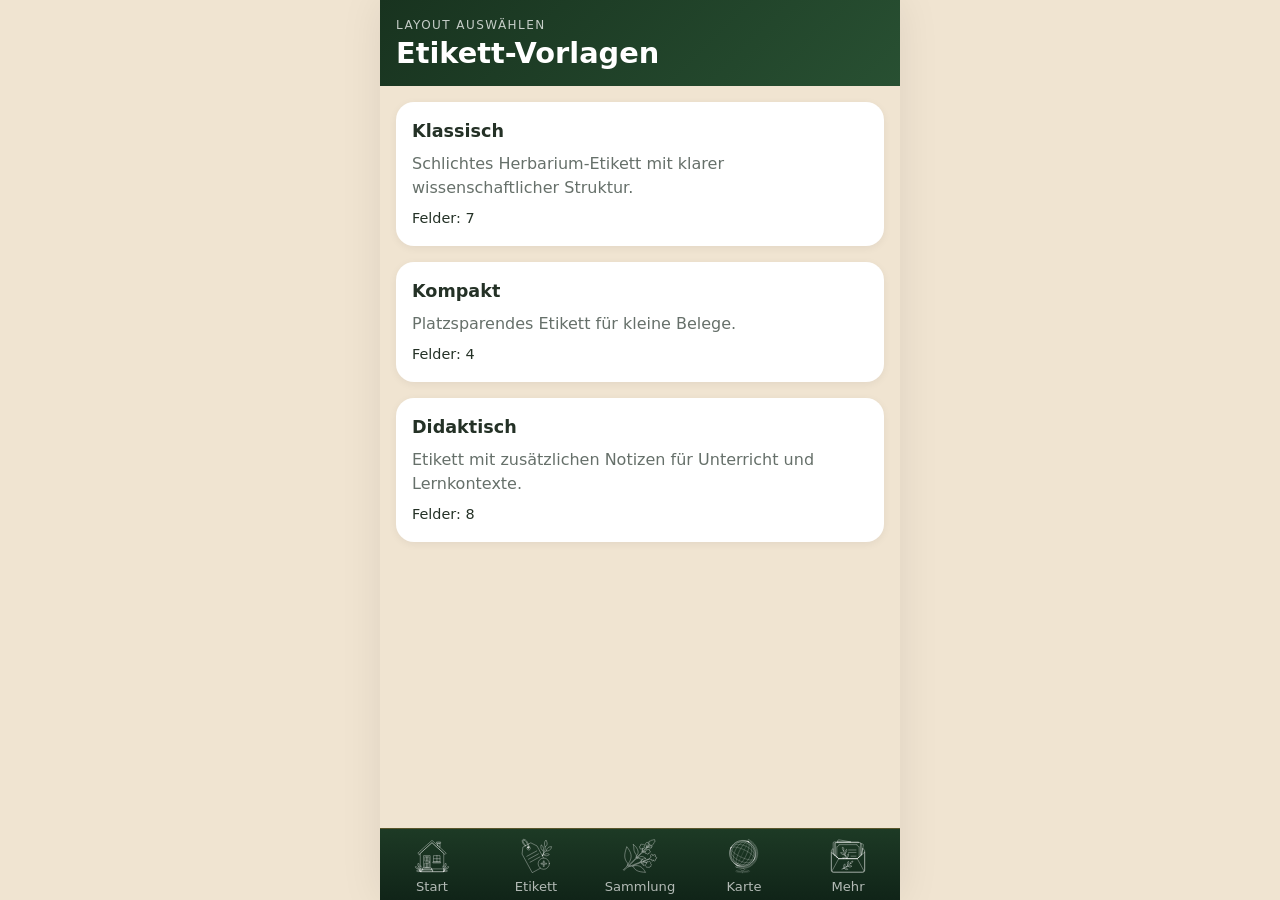
<file: pages/templates.html>
<!DOCTYPE html>
<html lang="de">
<head>
    <meta charset="UTF-8">
    <meta name="viewport"
          content="width=device-width, initial-scale=1.0, viewport-fit=cover">

    <title>Etikett-Vorlagen</title>

    <link rel="stylesheet" href="../css/base.css">
    <link rel="stylesheet" href="../css/layout.css">
    <link rel="stylesheet" href="../css/navigation.css">
    <link rel="stylesheet" href="../css/forms.css">

    <link rel="manifest" href="../manifest.json">
    <meta name="theme-color" content="#18331F">

    <script src="../js/app.js" defer></script>
    <script src="../js/navigation.js" defer></script>
</head>

<body>
<div class="app-shell">

    <header class="app-header">
        <div>
            <p class="app-kicker">Layout auswählen</p>
            <h1>Etikett-Vorlagen</h1>
        </div>
    </header>

    <main class="app-content">

        <section id="templateList"></section>

    </main>

    <div id="bottomnav-root"></div>

</div>
</body>
</html>
</file>
<file: css/base.css>
/* ==========================
   RESET
========================== */

*,
*::before,
*::after {
    box-sizing: border-box;
}

html {
    -webkit-text-size-adjust: 100%;
}

body,
h1,
h2,
h3,
h4,
p,
ul,
ol {
    margin: 0;
}

img {
    max-width: 100%;
    display: block;
}

button,
input,
select,
textarea {
    font: inherit;
}

/* ==========================
   DESIGN SYSTEM
========================== */

:root {

    /* Farben */

    --color-primary: #18331F;
    --color-primary-light: #285032;

    --color-accent: #E1B24B;

    --color-background: hsl(38, 50%, 88%);

    --color-surface: #F4ECE1;

    --color-text: #243126;
    --color-text-light: #66706A;

    --color-border: #D9D3C7;

    /* Schatten */

    --shadow-sm:
        0 2px 8px rgba(0,0,0,.06);

    --shadow-md:
        0 6px 20px rgba(0,0,0,.10);

    /* Rundungen */

    --radius-sm: 12px;
    --radius-md: 18px;
    --radius-lg: 24px;

    /* Abstände */

    --space-xs: .25rem;
    --space-sm: .5rem;
    --space-md: 1rem;
    --space-lg: 1.5rem;
    --space-xl: 2rem;

    /* Navigation */

    --bottom-nav-height: 72px;
}

/* ==========================
   BODY
========================== */

body {
    min-height: 100dvh;

    background: var(--color-background);

    color: var(--color-text);

    font-family:
        system-ui,
        -apple-system,
        BlinkMacSystemFont,
        "Segoe UI",
        sans-serif;

    line-height: 1.5;
}

/* ==========================
   TYPOGRAPHIE
========================== */

h1 {
    font-size: 1.8rem;
    line-height: 1.1;
}

h2 {
    font-size: 1.3rem;
    line-height: 1.2;
}

p {
    font-size: 0.95rem;
}

.section-label {
    font-size: .8rem;
    text-transform: uppercase;
    letter-spacing: .1em;
    color: var(--color-text-light);
}

/* ==========================
   LINKS
========================== */

a {
    color: inherit;
    text-decoration: none;
}

/* ==========================
   BUTTONS
========================== */

.primary-action {
    display: inline-flex;

    align-items: center;
    justify-content: center;

    min-height: 48px;

    padding:
        .75rem
        1.25rem;

    background: var(--color-primary);

    color: white;

    border-radius: var(--radius-md);

    font-weight: 600;

    transition: .2s;
}

.primary-action:active {
    transform: scale(.98);
}

/* ==========================
   CARDS
========================== */

.card {
    background: var(--color-surface);

    border-radius: var(--radius-md);

    box-shadow: var(--shadow-sm);

    padding: var(--space-md);
}
</file>
<file: css/layout.css>
/* ==========================
   APP SHELL
========================== */

.app-shell {
    min-height: 100dvh;
    display: grid;
    grid-template-rows: auto 1fr;
}

/* ==========================
   HEADER
========================== */

.app-header {
    padding:
        calc(1rem + env(safe-area-inset-top))
        1rem
        1rem;

    background:
        linear-gradient(
            135deg,
            var(--color-primary),
            var(--color-primary-light)
        );

    color: white;
}

.app-kicker {
    margin-bottom: .25rem;
    font-size: .75rem;
    letter-spacing: .12em;
    text-transform: uppercase;
    color: rgba(255,255,255,.75);
}

/* ==========================
   MAIN CONTENT
========================== */

.app-content {
    overflow-y: auto;

    padding:
        1rem
        1rem
        calc(var(--bottom-nav-height) + 1.5rem + env(safe-area-inset-bottom));

    display: flex;
    flex-direction: column;
    gap: 1rem;

}

/* ==========================
   START PAGE
========================== */

.welcome-card {
    background: var(--color-surface);
    border-radius: var(--radius-lg);
    box-shadow: var(--shadow-sm);

    padding: 1.25rem;

    display: flex;
    flex-direction: column;
    gap: .75rem;
}

.quick-grid {
    display: grid;
    grid-template-columns: 1fr 1fr;
    gap: .75rem;
}

.quick-card {
    min-height: 110px;

    background: var(--color-surface);
    /* border-radius: var(--radius-md); */
    border-radius: 0.8rem;
    box-shadow: var(--shadow-sm);

    padding: 1rem;

    display: flex;
    flex-direction: column;
    /* align-items: flex-start; */
    /* justify-content: space-between; */
    align-items: center;
    justify-content: space-between;

    font-weight: 600;
}

.quick-card:active {
    transform: scale(.98);
}

.quick-icon svg {
    /* font-size: 1.8rem; */
    height: 3rem;
    width: 3rem;
}

/* ==========================
   DESKTOP UPGRADE
========================== */

@media (min-width: 768px) {
    .app-shell {
        max-width: 520px;
        margin: 0 auto;
        box-shadow: 0 0 40px rgba(0,0,0,.08);
    }
}
</file>
<file: css/navigation.css>
/* ==========================
   BOTTOM NAVIGATION
========================== */

.bottom-nav {
    position: fixed;
    left: 0;
    right: 0;
    bottom: 0;

    height: calc(var(--bottom-nav-height) + env(safe-area-inset-bottom));

    padding-bottom: env(safe-area-inset-bottom);


    border-top: 1px solid rgba(225, 178, 75, 0.35);
    background: linear-gradient(180deg, #1d3a25, #102418);

    display: grid;
    grid-template-columns: repeat(5, 1fr);

    z-index: 1000;
}

.nav-item {
    min-width: 0;

    display: flex;
    flex-direction: column;
    align-items: center;
    justify-content: center;
    gap: 0.25rem;

    color: rgba(255,255,255,.68);

    font-size: .7rem;
    font-weight: 500;
    font-size: clamp(0.68rem, 2.8vw, 0.82rem);
    line-height: 1;

    /* border-radius: 0.85rem; */

    transition: background 0.2s ease, color 0.2s ease, transform 0.2s ease;
}

.nav-icon {
    width: clamp(2rem, 6vw, 2.5rem);
    height: clamp(2rem, 6vw, 2.5rem);
    line-height: 1;
}

.nav-icon svg {
    width: 100%;
    height: 100%;
    stroke: rgba(255,255,255,.68);
    fill: none;
    stroke-width: 2;
}

.nav-icon svg path,
.nav-icon svg circle,
.nav-icon svg line,
.nav-icon svg polyline,
.nav-icon svg rect {
    stroke: #E1B24B !important;
}

.nav-item.active {
    color: var(--color-accent);
    color: #E1B24B;
    background: rgba(225, 178, 75, 0.11);
}

.nav-item:active {
    background: rgba(255,255,255,.08);
}


/* ==========================
   DESKTOP UPGRADE
========================== */

@media (min-width: 768px) {
    .bottom-nav {
        left: 50%;
        right: auto;

        width: 520px;

        transform: translateX(-50%);
    }
}
</file>
<file: css/forms.css>
/* ==========================
   FORMS
========================== */

.form-card {
    background: var(--color-surface);
    border-radius: var(--radius-lg);
    box-shadow: var(--shadow-sm);

    padding: 1rem;

    display: flex;
    flex-direction: column;
    gap: 1.25rem;
}

.form-section {
    display: flex;
    flex-direction: column;
    gap: .85rem;
}

.form-field {
    display: flex;
    flex-direction: column;
    gap: .35rem;
}

.form-field span {
    font-size: .85rem;
    font-weight: 600;
    color: var(--color-text);
}

.form-field input,
.form-field textarea,
.form-field select {
    width: 100%;

    border: 1px solid var(--color-border);
    border-radius: var(--radius-sm);

    padding: .8rem .9rem;

    background: #fff;

    color: var(--color-text);

    outline: none;
}

.form-field textarea {
    resize: vertical;
    min-height: 90px;
}

.form-field input:focus,
.form-field textarea:focus,
.form-field select:focus {
    border-color: var(--color-accent);
    box-shadow: 0 0 0 3px rgba(225, 178, 75, .22);
}

.form-grid-2 {
    display: grid;
    grid-template-columns: 1fr 1fr;
    gap: .75rem;
}

/* ==========================
   LABEL LIST
========================== */

.label-list {
    display: flex;
    flex-direction: column;
    gap: 1rem;
}

.label-card {
    background: white;

    border-radius: var(--radius-md);

    padding: 1rem;

    box-shadow: var(--shadow-sm);

    display: flex;
    flex-direction: column;
    gap: .5rem;
}

.label-title {
    font-size: 1.1rem;
    font-weight: 700;
}

.label-subtitle {
    color: var(--color-text-light);
}

.label-meta {
    font-size: .9rem;
}

/* ==========================
   DETAIL ACTIONS
========================== */

.detail-actions {
    display: flex;
    flex-direction: column;
    gap: .75rem;
    margin-top: 1rem;
}

.secondary-action,
.danger-action {
    display: inline-flex;
    align-items: center;
    justify-content: center;

    min-height: 48px;

    padding: .75rem 1.25rem;

    border-radius: var(--radius-md);

    font-weight: 600;

    border: none;
    cursor: pointer;
}

.secondary-action {
    background: #efe8d8;
    color: var(--color-text);
}

.danger-action {
    background: #8f2f2f;
    color: white;
}

.collection-filters {
    display: flex;
    flex-direction: column;
    gap: 1rem;
}

.image-preview {
    display: none;
    width: 100%;
    max-height: 220px;
    object-fit: cover;
    border-radius: var(--radius-md);
    box-shadow: var(--shadow-sm);
}

.specimen-image {
    width: 100%;
    max-height: 260px;
    object-fit: cover;
    border-radius: var(--radius-md);
}

/* ==========================
   SPECIMEN LIST PREVIEW
========================== */

.specimen-card-layout {
    display: grid;
    grid-template-columns: 84px 1fr;
    gap: .85rem;
    align-items: start;
}

.specimen-thumb {
    width: 84px;
    height: 84px;

    object-fit: cover;

    border-radius: var(--radius-sm);

    background: #efe8d8;
}

.specimen-thumb-placeholder {
    display: flex;
    align-items: center;
    justify-content: center;

    font-size: 1.8rem;
}

.specimen-card-content {
    min-width: 0;
}

/* ==========================
   OVERLAY
========================== */

.overlay {
    position: fixed;
    inset: 0;

    z-index: 2000;

    background: rgba(0, 0, 0, .35);

    display: flex;
    align-items: flex-end;
}

.overlay[hidden] {
    display: none;
}

.overlay-panel {
    width: 100%;
    max-height: 82dvh;

    overflow-y: auto;

    background: var(--color-background);

    border-radius: 24px 24px 0 0;

    padding: 1rem;
    padding-bottom: calc(1rem + env(safe-area-inset-bottom));

    box-shadow: 0 -8px 30px rgba(0, 0, 0, .18);
}

.overlay-header {
    display: flex;
    align-items: center;
    justify-content: space-between;

    margin-bottom: 1rem;
}

.icon-button {
    width: 44px;
    height: 44px;

    border: none;
    border-radius: 50%;

    background: white;

    font-size: 1.6rem;
    line-height: 1;

    box-shadow: var(--shadow-sm);
}

.dictionary-mini-list {
    display: flex;
    flex-direction: column;
    gap: .75rem;

    margin-top: 1rem;
}

.dictionary-mini-card {
    background: white;

    border-radius: var(--radius-md);

    padding: .9rem;

    box-shadow: var(--shadow-sm);
}

.copy-term-button {
    margin-top: .5rem;
}

.dictionary-actions {
    display: flex;
    flex-direction: column;
    gap: .5rem;
    margin-top: .75rem;
}
</file>
<file: css/print.css>
/* ==========================
   LABEL PREVIEW
========================== */

.herbarium-label {
    background: white;
    color: #111;

    border: 1px solid #111;

    padding: 12mm;

    width: 100%;
    max-width: 90mm;

    margin: 0 auto;

    font-family: Georgia, "Times New Roman", serif;
}

.herbarium-label-title {
    text-align: center;
    font-size: 1.1rem;
    font-weight: 700;
    text-transform: uppercase;
    letter-spacing: .08em;

    margin-bottom: 8mm;
}

.herbarium-label-row {
    margin-bottom: 3mm;
}

.herbarium-label-row strong {
    display: block;
    font-size: .75rem;
    text-transform: uppercase;
    letter-spacing: .05em;
}

.herbarium-label-scientific {
    font-style: italic;
    font-size: 1.05rem;
}

/* ==========================
   PRINT
========================== */

@media print {
    body {
        background: white;
    }

    .no-print,
    .bottom-nav {
        display: none !important;
    }

    .app-shell {
        display: block;
        min-height: auto;
        box-shadow: none;
    }

    .app-content {
        padding: 0;
        overflow: visible;
    }

    .herbarium-label {
        max-width: none;
        width: 90mm;
        min-height: 55mm;
        margin: 0;
    }
}

/* ==========================
   TEMPLATE VARIANTS
======================== */

.herbarium-label-compact {
    max-width: 75mm;
    padding: 8mm;
    font-size: .9rem;
}

.herbarium-label-compact .herbarium-label-title {
    margin-bottom: 5mm;
}

.herbarium-label-didactic {
    max-width: 100mm;
    border: 2px solid #111;
}

.herbarium-label-didactic .herbarium-label-title {
    border-bottom: 1px solid #111;
    padding-bottom: 4mm;
}
</file>
